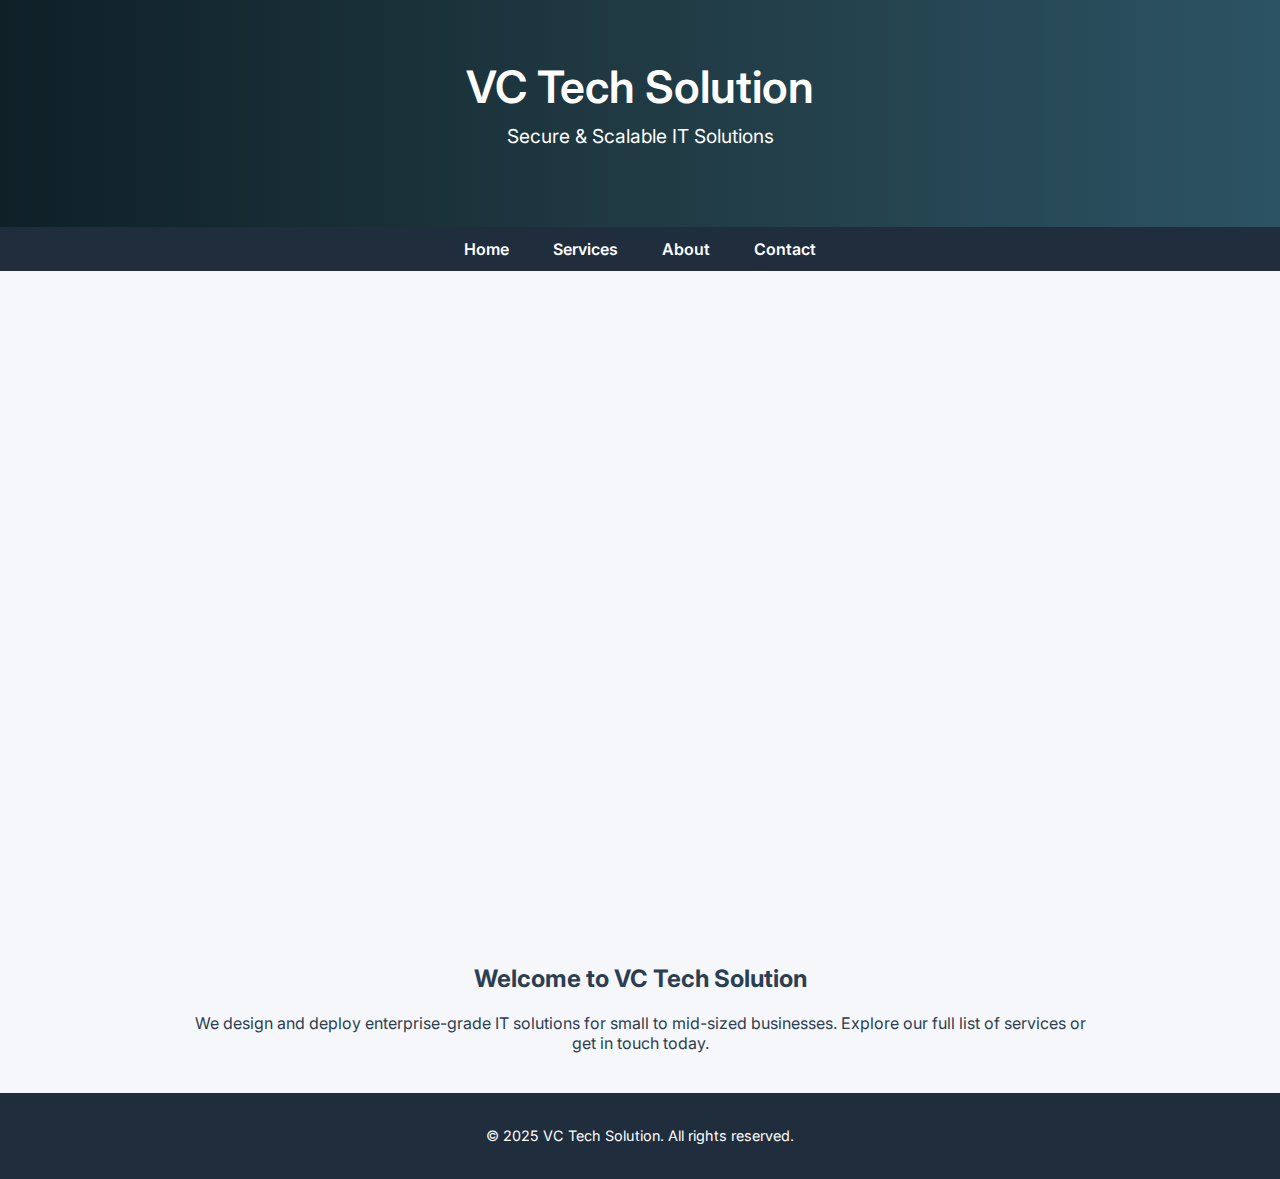
<file: index.html>
<!DOCTYPE html>
<html lang="en">
<head>
  <meta charset="UTF-8">
  <meta name="viewport" content="width=device-width, initial-scale=1.0">
  <title>VC Tech Solution</title>
  <link rel="stylesheet" href="styles.css">
  <link rel="preconnect" href="https://fonts.googleapis.com">
  <link rel="preconnect" href="https://fonts.gstatic.com" crossorigin>
  <link href="https://fonts.googleapis.com/css2?family=Inter:wght@400;600&display=swap" rel="stylesheet">
  <script>
    window.addEventListener('scroll', function () {
      const nav = document.querySelector('nav');
      nav.classList.toggle('sticky', window.scrollY > 0);
    });
  </script>
</head>
<body>
  <header class="hero">
    <h1>VC Tech Solution</h1>
    <p>Secure & Scalable IT Solutions</p>
  </header>

  <nav>
    <a href="index.html">Home</a>
    <a href="services.html">Services</a>
    <a href="about.html">About</a>
    <a href="contact.html">Contact</a>
  </nav>

  <main class="container">
    <img src="Images/networking.jpg" alt="Networking setup" class="banner">
    <h2>Welcome to VC Tech Solution</h2>
    <p>We design and deploy enterprise-grade IT solutions for small to mid-sized businesses. Explore our full list of services or get in touch today.</p>
  </main>

  <footer>
    <p>&copy; 2025 VC Tech Solution. All rights reserved.</p>
  </footer>

  <script>
    // Smooth Scroll
    document.querySelectorAll('a[href^="#"]').forEach(anchor => {
      anchor.addEventListener('click', function (e) {
        e.preventDefault();
        document.querySelector(this.getAttribute('href')).scrollIntoView({ behavior: 'smooth' });
      });
    });
  </script>
</body>
</html>
</file>
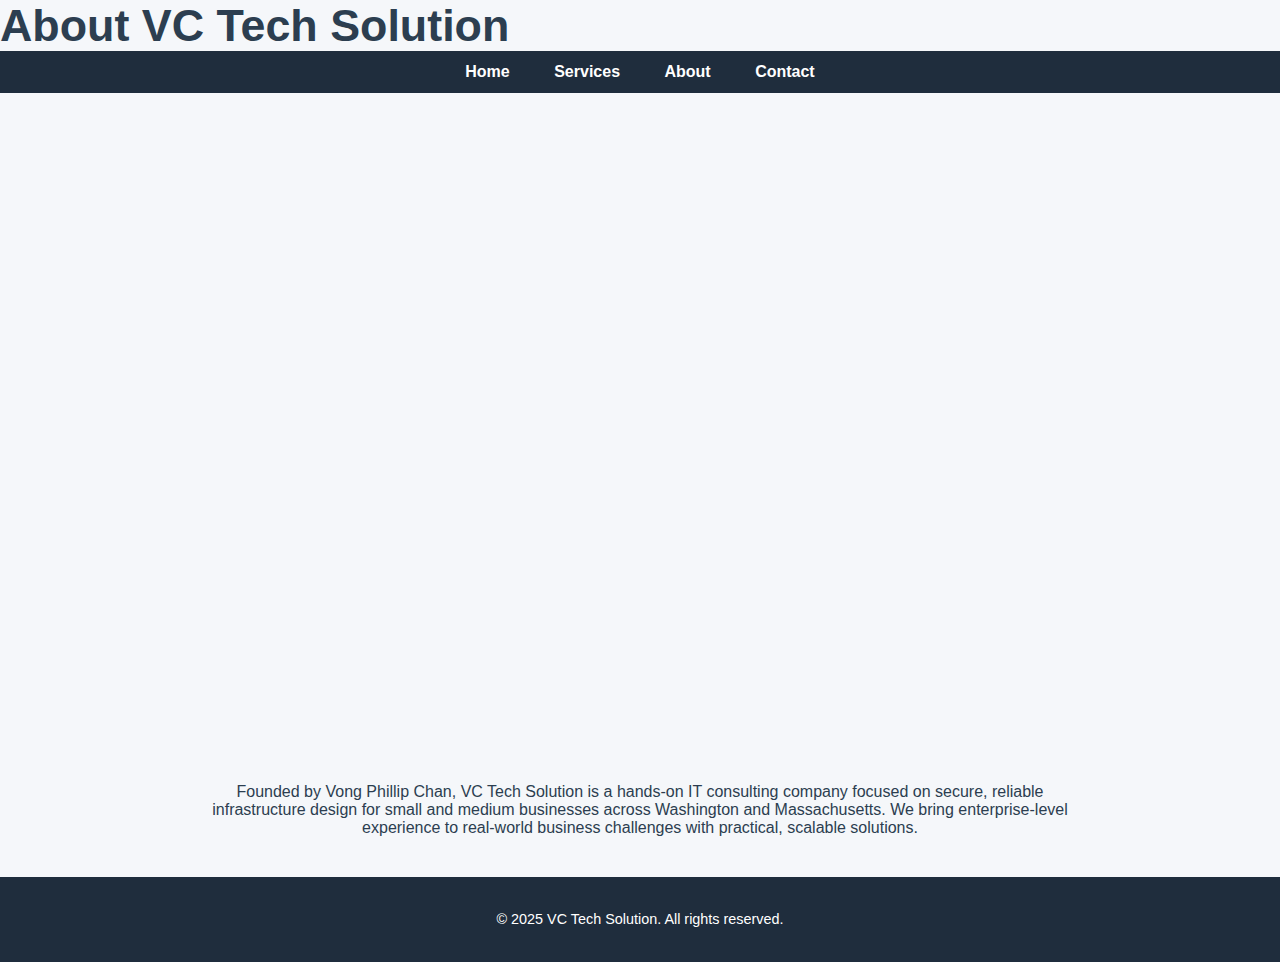
<file: about.html>
<!DOCTYPE html>
<html lang="en">
<head>
  <meta charset="UTF-8">
  <meta name="viewport" content="width=device-width, initial-scale=1.0">
  <title>About | VC Tech Solution</title>
  <link rel="stylesheet" href="styles.css">
</head>
<body>
  <header>
    <h1>About VC Tech Solution</h1>
  </header>

  <nav>
    <a href="index.html">Home</a>
    <a href="services.html">Services</a>
    <a href="about.html">About</a>
    <a href="contact.html">Contact</a>
  </nav>

  <main class="container">
    <img src="images/it-team.jpg" alt="Team working" class="banner">
    <p>Founded by Vong Phillip Chan, VC Tech Solution is a hands-on IT consulting company focused on secure, reliable infrastructure design for small and medium businesses across Washington and Massachusetts. We bring enterprise-level experience to real-world business challenges with practical, scalable solutions.</p>
  </main>

  <footer>
    <p>&copy; 2025 VC Tech Solution. All rights reserved.</p>
  </footer>
</body>
</html>
</file>
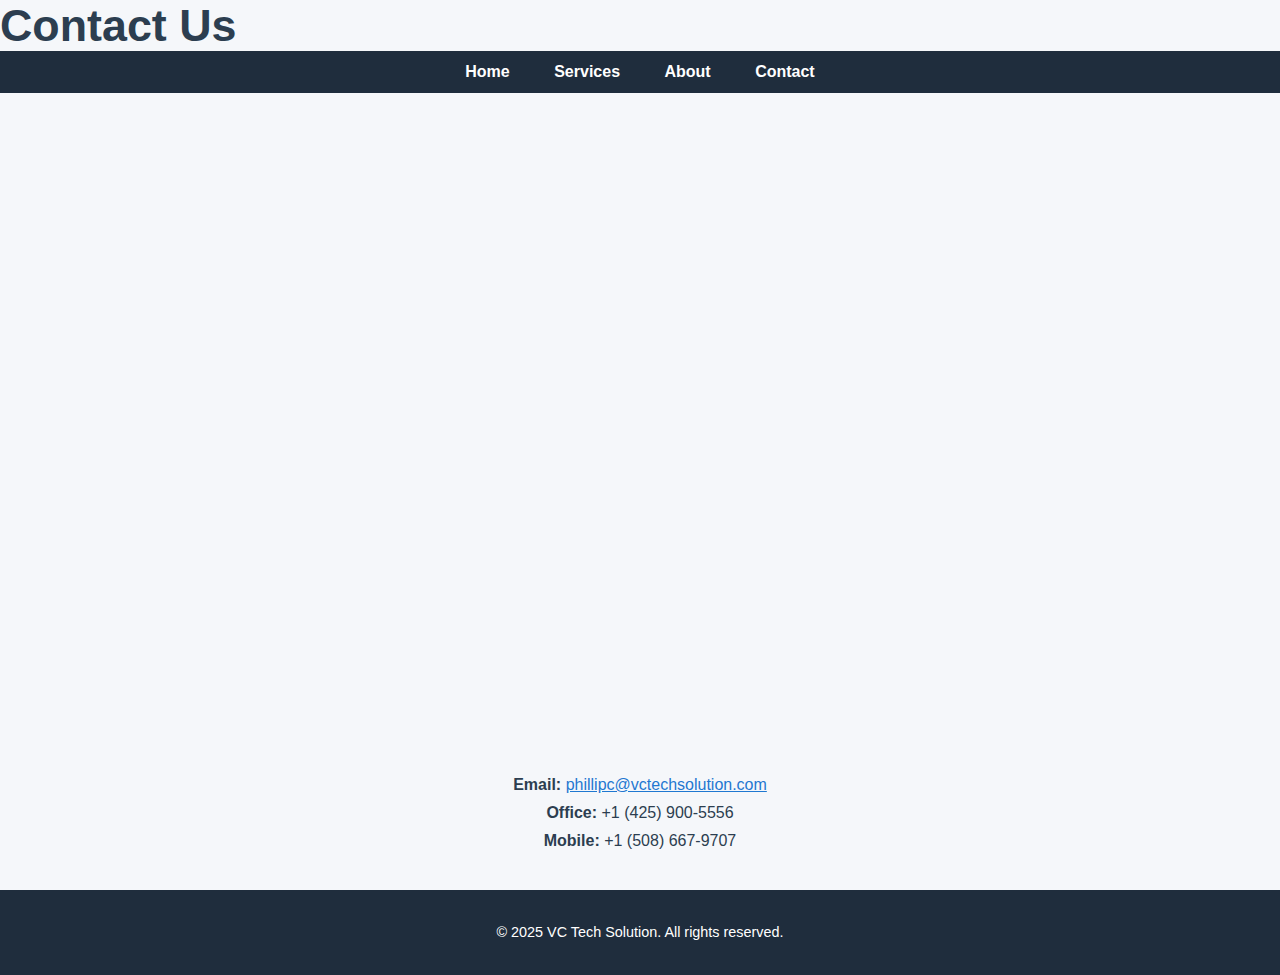
<file: contact.html>
<!DOCTYPE html>
<html lang="en">
<head>
  <meta charset="UTF-8">
  <meta name="viewport" content="width=device-width, initial-scale=1.0">
  <title>Contact | VC Tech Solution</title>
  <link rel="stylesheet" href="styles.css">
</head>
<body>
  <header>
    <h1>Contact Us</h1>
  </header>

  <nav>
    <a href="index.html">Home</a>
    <a href="services.html">Services</a>
    <a href="about.html">About</a>
    <a href="contact.html">Contact</a>
  </nav>

  <main class="container contact-info">
    <img src="images/networking.jpg" alt="Networking setup" class="banner">
    <p><strong>Email:</strong> <a href="mailto:phillipc@vctechsolution.com">phillipc@vctechsolution.com</a></p>
    <p><strong>Office:</strong> +1 (425) 900-5556</p>
    <p><strong>Mobile:</strong> +1 (508) 667-9707</p>
  </main>

  <footer>
    <p>&copy; 2025 VC Tech Solution. All rights reserved.</p>
  </footer>
</body>
</html>
</file>
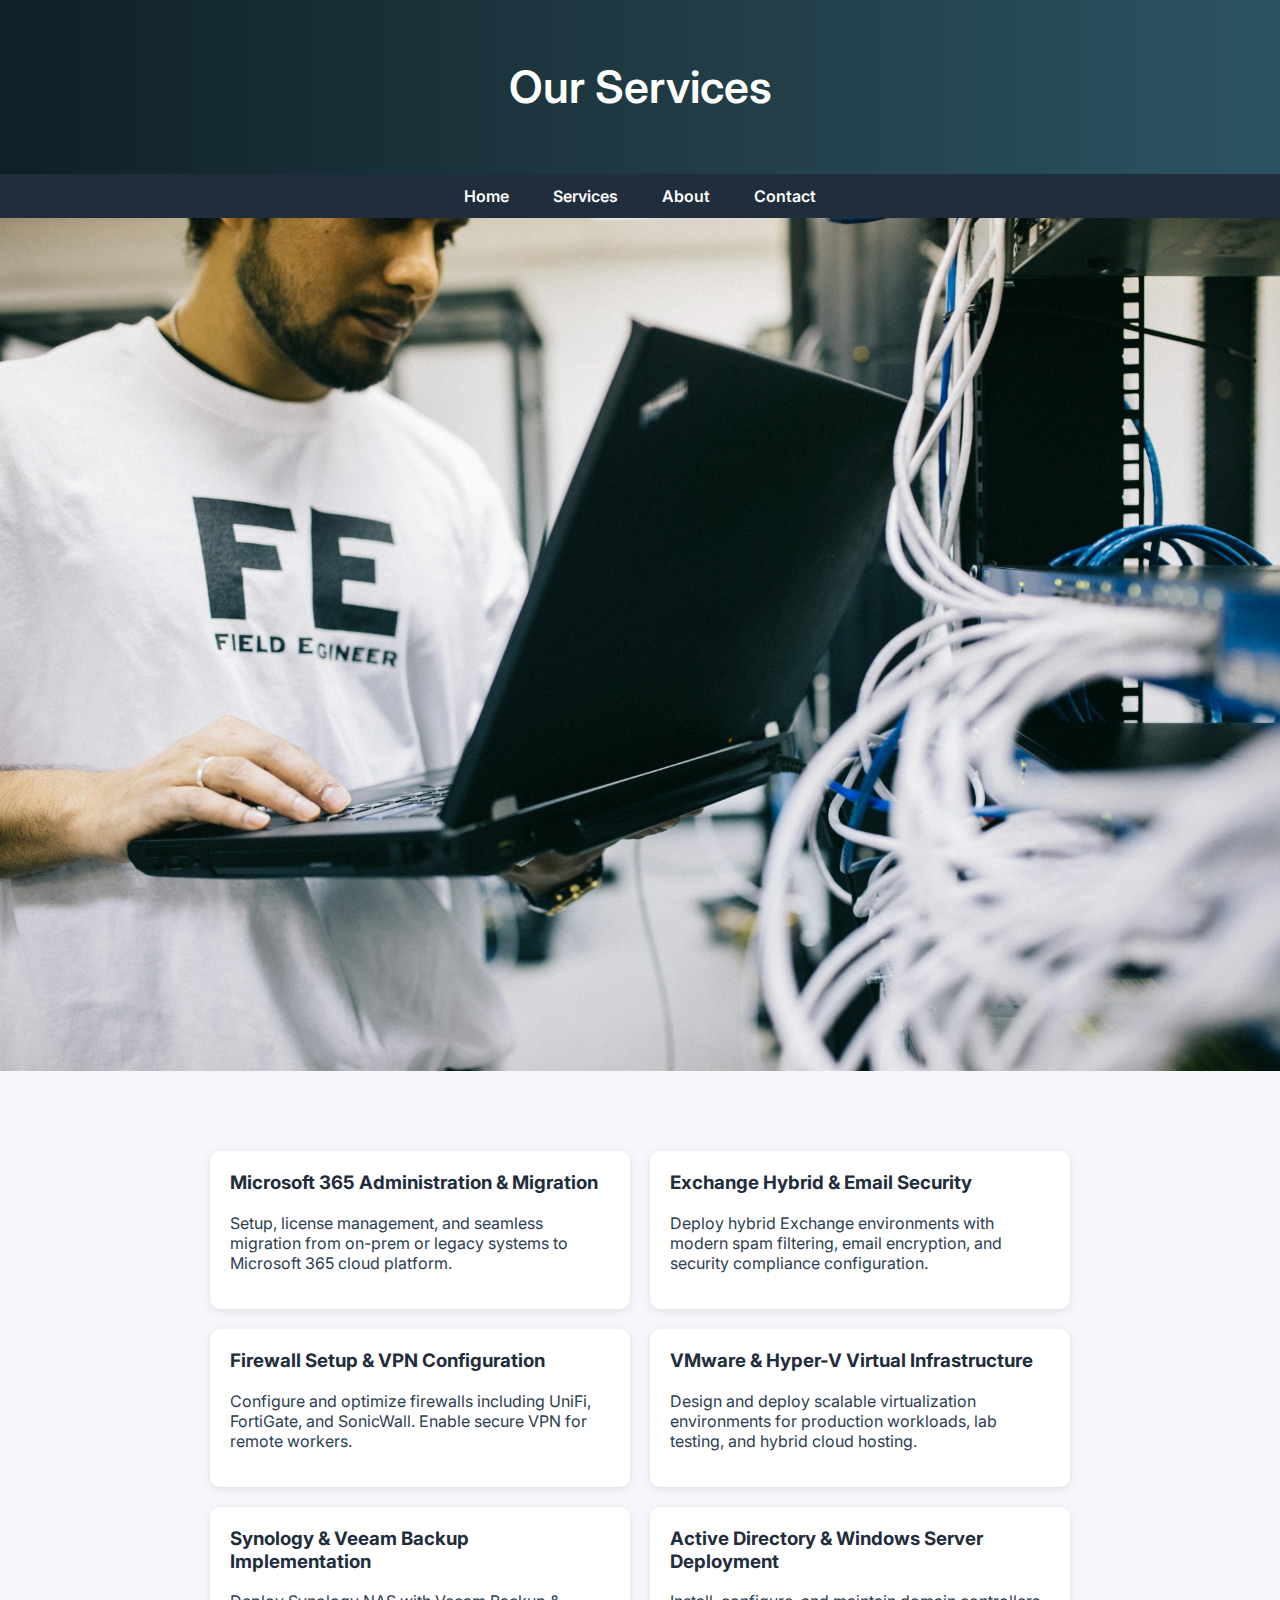
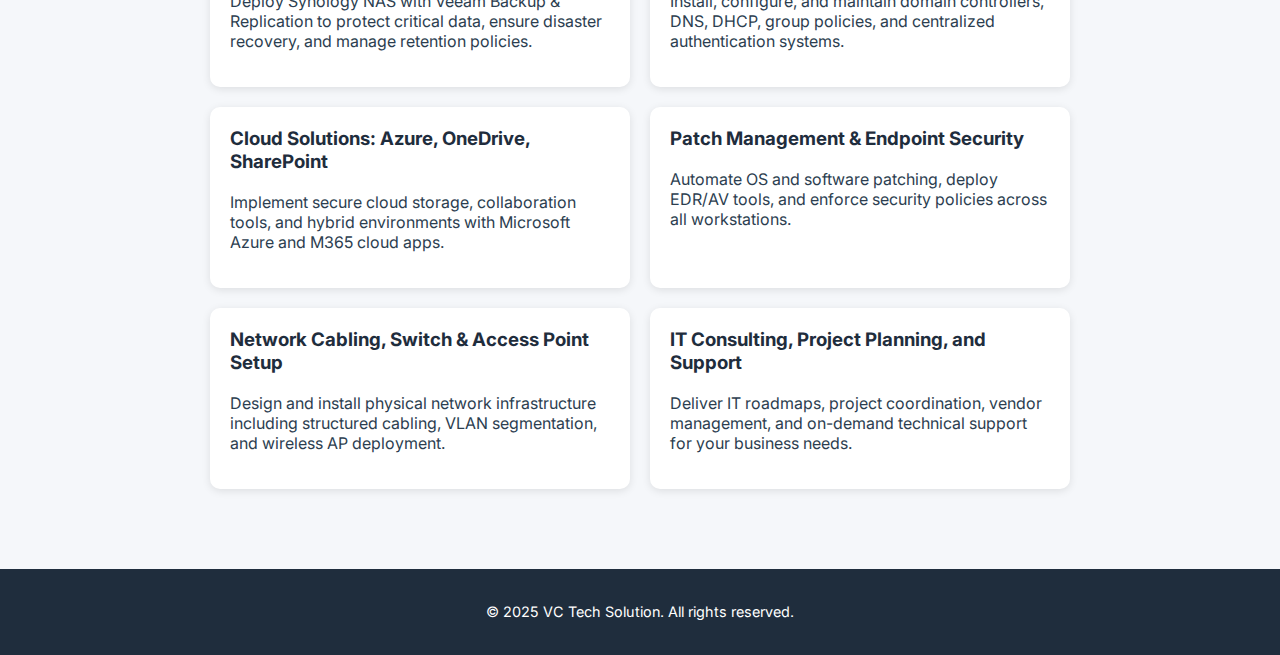
<file: services.html>
<!DOCTYPE html>
<html lang="en">
<head>
  <meta charset="UTF-8">
  <meta name="viewport" content="width=device-width, initial-scale=1.0">
  <title>Services | VC Tech Solution</title>
  <link rel="stylesheet" href="styles.css">
  <link href="https://fonts.googleapis.com/css2?family=Inter:wght@400;600&display=swap" rel="stylesheet">
  <style>
    .banner-full {
      width: 100vw;
      margin-left: calc(-50vw + 50%);
      height: auto;
      display: block;
    }
    .services-grid {
      display: grid;
      grid-template-columns: repeat(auto-fit, minmax(300px, 1fr));
      gap: 20px;
      padding: 40px 20px;
    }
    .service-box {
      background: white;
      padding: 20px;
      border-radius: 10px;
      box-shadow: 0 2px 8px rgba(0, 0, 0, 0.1);
      text-align: left;
    }
    .service-box h3 {
      margin-top: 0;
      color: #1f2d3d;
    }
  </style>
</head>
<body>
  <header class="hero">
    <h1>Our Services</h1>
  </header>

  <nav>
    <a href="index.html">Home</a>
    <a href="services.html">Services</a>
    <a href="about.html">About</a>
    <a href="contact.html">Contact</a>
  </nav>

  <img src="images/datacenter.jpg" alt="Data center infrastructure" class="banner-full">

  <main class="container">
    <div class="services-grid">
      <div class="service-box">
        <h3>Microsoft 365 Administration & Migration</h3>
        <p>Setup, license management, and seamless migration from on-prem or legacy systems to Microsoft 365 cloud platform.</p>
      </div>
      <div class="service-box">
        <h3>Exchange Hybrid & Email Security</h3>
        <p>Deploy hybrid Exchange environments with modern spam filtering, email encryption, and security compliance configuration.</p>
      </div>
      <div class="service-box">
        <h3>Firewall Setup & VPN Configuration</h3>
        <p>Configure and optimize firewalls including UniFi, FortiGate, and SonicWall. Enable secure VPN for remote workers.</p>
      </div>
      <div class="service-box">
        <h3>VMware & Hyper-V Virtual Infrastructure</h3>
        <p>Design and deploy scalable virtualization environments for production workloads, lab testing, and hybrid cloud hosting.</p>
      </div>
      <div class="service-box">
        <h3>Synology & Veeam Backup Implementation</h3>
        <p>Deploy Synology NAS with Veeam Backup & Replication to protect critical data, ensure disaster recovery, and manage retention policies.</p>
      </div>
      <div class="service-box">
        <h3>Active Directory & Windows Server Deployment</h3>
        <p>Install, configure, and maintain domain controllers, DNS, DHCP, group policies, and centralized authentication systems.</p>
      </div>
      <div class="service-box">
        <h3>Cloud Solutions: Azure, OneDrive, SharePoint</h3>
        <p>Implement secure cloud storage, collaboration tools, and hybrid environments with Microsoft Azure and M365 cloud apps.</p>
      </div>
      <div class="service-box">
        <h3>Patch Management & Endpoint Security</h3>
        <p>Automate OS and software patching, deploy EDR/AV tools, and enforce security policies across all workstations.</p>
      </div>
      <div class="service-box">
        <h3>Network Cabling, Switch & Access Point Setup</h3>
        <p>Design and install physical network infrastructure including structured cabling, VLAN segmentation, and wireless AP deployment.</p>
      </div>
      <div class="service-box">
        <h3>IT Consulting, Project Planning, and Support</h3>
        <p>Deliver IT roadmaps, project coordination, vendor management, and on-demand technical support for your business needs.</p>
      </div>
    </div>
  </main>

  <footer>
    <p>&copy; 2025 VC Tech Solution. All rights reserved.</p>
  </footer>
</body>
</html>
</file>
<file: styles.css>
body {
  margin: 0;
  font-family: 'Inter', sans-serif;
  background: #f5f7fa;
  color: #2c3e50;
}
header.hero {
  background: linear-gradient(to right, #0f2027, #203a43, #2c5364);
  color: white;
  padding: 60px 20px;
  text-align: center;
}
header h1 {
  margin: 0;
  font-size: 2.8rem;
  font-weight: 600;
}
header p {
  margin-top: 10px;
  font-size: 1.2rem;
}
nav {
  background: #1f2d3d;
  padding: 12px 0;
  text-align: center;
  position: relative;
  z-index: 10;
  transition: 0.3s ease;
}
nav.sticky {
  position: fixed;
  top: 0;
  width: 100%;
  box-shadow: 0 2px 5px rgba(0, 0, 0, 0.1);
}
nav a {
  color: #fff;
  margin: 0 20px;
  text-decoration: none;
  font-weight: 600;
  font-size: 1rem;
}
nav a:hover {
  color: #4fc3f7;
}
.container {
  max-width: 900px;
  margin: 40px auto;
  padding: 0 20px;
  text-align: center;
}
.banner {
  width: 100%;
  height: auto;
  border-radius: 10px;
  box-shadow: 0 4px 8px rgba(0, 0, 0, 0.05);
  margin-bottom: 30px;
}
footer {
  background: #1f2d3d;
  color: white;
  text-align: center;
  padding: 20px;
  font-size: 0.9rem;
  margin-top: 40px;
}
ul {
  list-style: none;
  padding: 0;
  text-align: left;
}
ul li {
  background: #fff;
  margin: 10px 0;
  padding: 15px 20px;
  border-left: 5px solid #4fc3f7;
  border-radius: 5px;
  box-shadow: 0 1px 4px rgba(0, 0, 0, 0.05);
}
a {
  color: #1f78d1;
}
a:hover {
  text-decoration: underline;
}
.contact-info p {
  margin: 10px 0;
  font-size: 1rem;
}
@media screen and (max-width: 600px) {
  nav a {
    display: block;
    margin: 10px;
  }
  .container {
    padding: 0 10px;
  }
  header h1 {
    font-size: 2rem;
  }
  header p {
    font-size: 1rem;
  }
}
/* Add to styles.css */

/* Animate flash banner on load */
.banner {
  width: 100%;
  height: auto;
  border-radius: 10px;
  box-shadow: 0 4px 8px rgba(0, 0, 0, 0.05);
  margin-bottom: 30px;
  opacity: 0;
  animation: fadeInFlash 1.5s ease-in forwards;
}

@keyframes fadeInFlash {
  0% {
    opacity: 0;
    transform: scale(0.95);
  }
  50% {
    opacity: 0.7;
    transform: scale(1.02);
  }
  100% {
    opacity: 1;
    transform: scale(1);
  }
}
</file>
